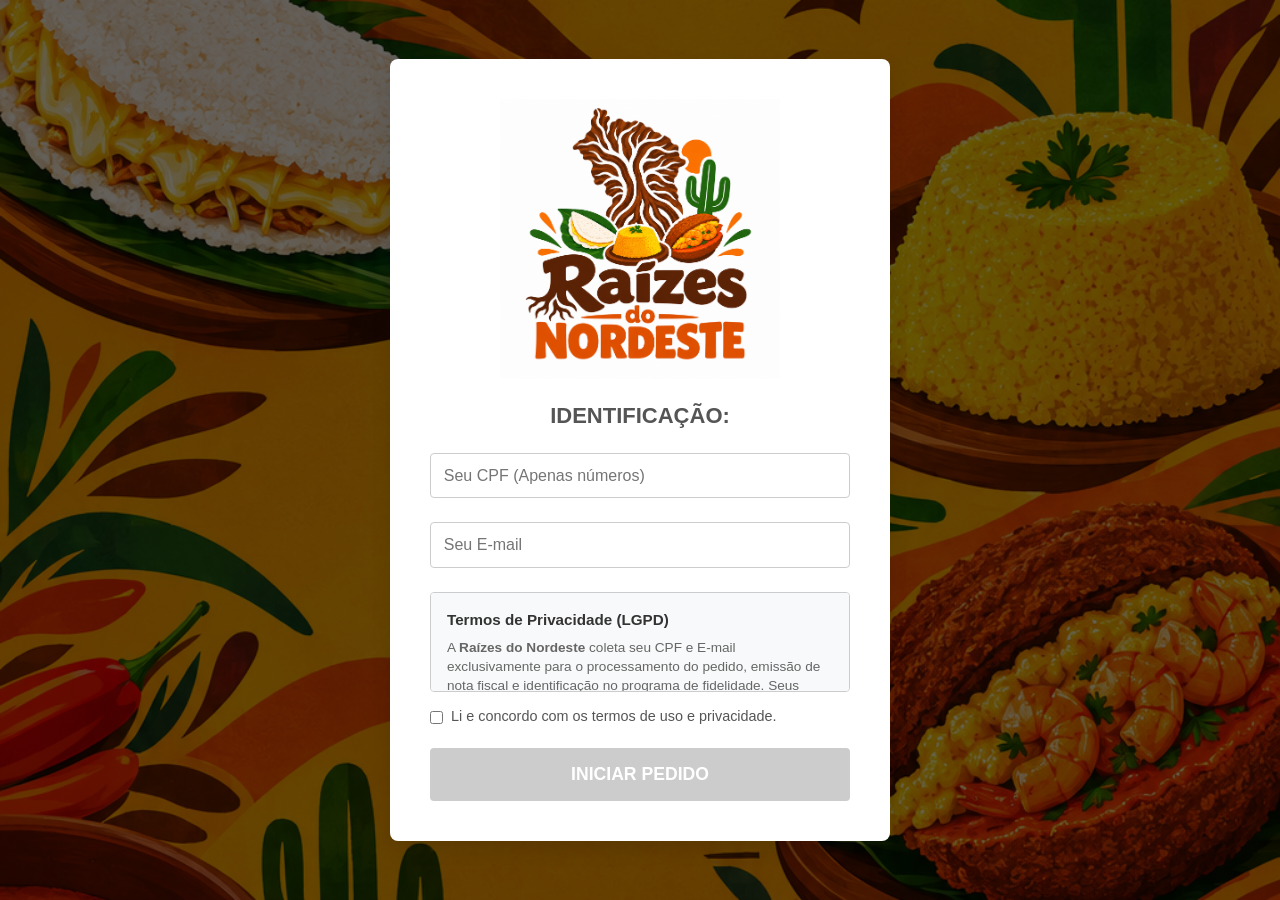
<file: index.html>
<!DOCTYPE html>
<html lang="pt-BR">
<head>
    <meta charset="UTF-8">
    <meta name="viewport" content="width=device-width, initial-scale=1.0">
    <title>Raízes do Nordeste - Acesso</title>
    <link rel="stylesheet" href="css/style.css">
</head>
<body>
    <main class="hero-section">
        <div class="card-central">
            <img src="img/logo.jpg" alt="Logo Raízes do Nordeste" class="logo-gigante">
            
            <p style="margin-bottom: 1.5rem; color: #555; font-weight: bold; font-size: 22px;">IDENTIFICAÇÃO:</p>
            
            <form id="form-login" onsubmit="iniciarPedido(event)">
                <input type="tel" id="cpf" class="input-padrao" placeholder="Seu CPF (Apenas números)" inputmode="numeric" pattern="[0-9]*" maxlength="11" oninput="this.value = this.value.replace(/[^0-9]/g, ''); validarLogin()" required>
                <input type="email" id="email" class="input-padrao" placeholder="Seu E-mail" oninput="validarLogin()" required>

                <div class="caixa-termos">
                    <h4>Termos de Privacidade (LGPD)</h4>
                    <p>A <strong>Raízes do Nordeste</strong> coleta seu CPF e E-mail exclusivamente para o processamento do pedido, emissão de nota fiscal e identificação no programa de fidelidade. Seus dados são armazenados de forma segura e não serão comercializados com terceiros. Ao avançar, você concorda com o uso destes dados para a finalidade descrita.</p>
                </div>

                <div class="grupo-checkbox">
                    <input type="checkbox" id="lgpd" onchange="validarLogin()" required>
                    <label for="lgpd">Li e concordo com os termos de uso e privacidade.</label>
                </div>

                <button type="submit" id="btn-login" class="btn-primario" disabled>INICIAR PEDIDO</button>
            </form>
        </div>
    </main>
    <script src="js/produtos.js"></script>
    <script src="js/main.js"></script>
</body>
</html>
</file>
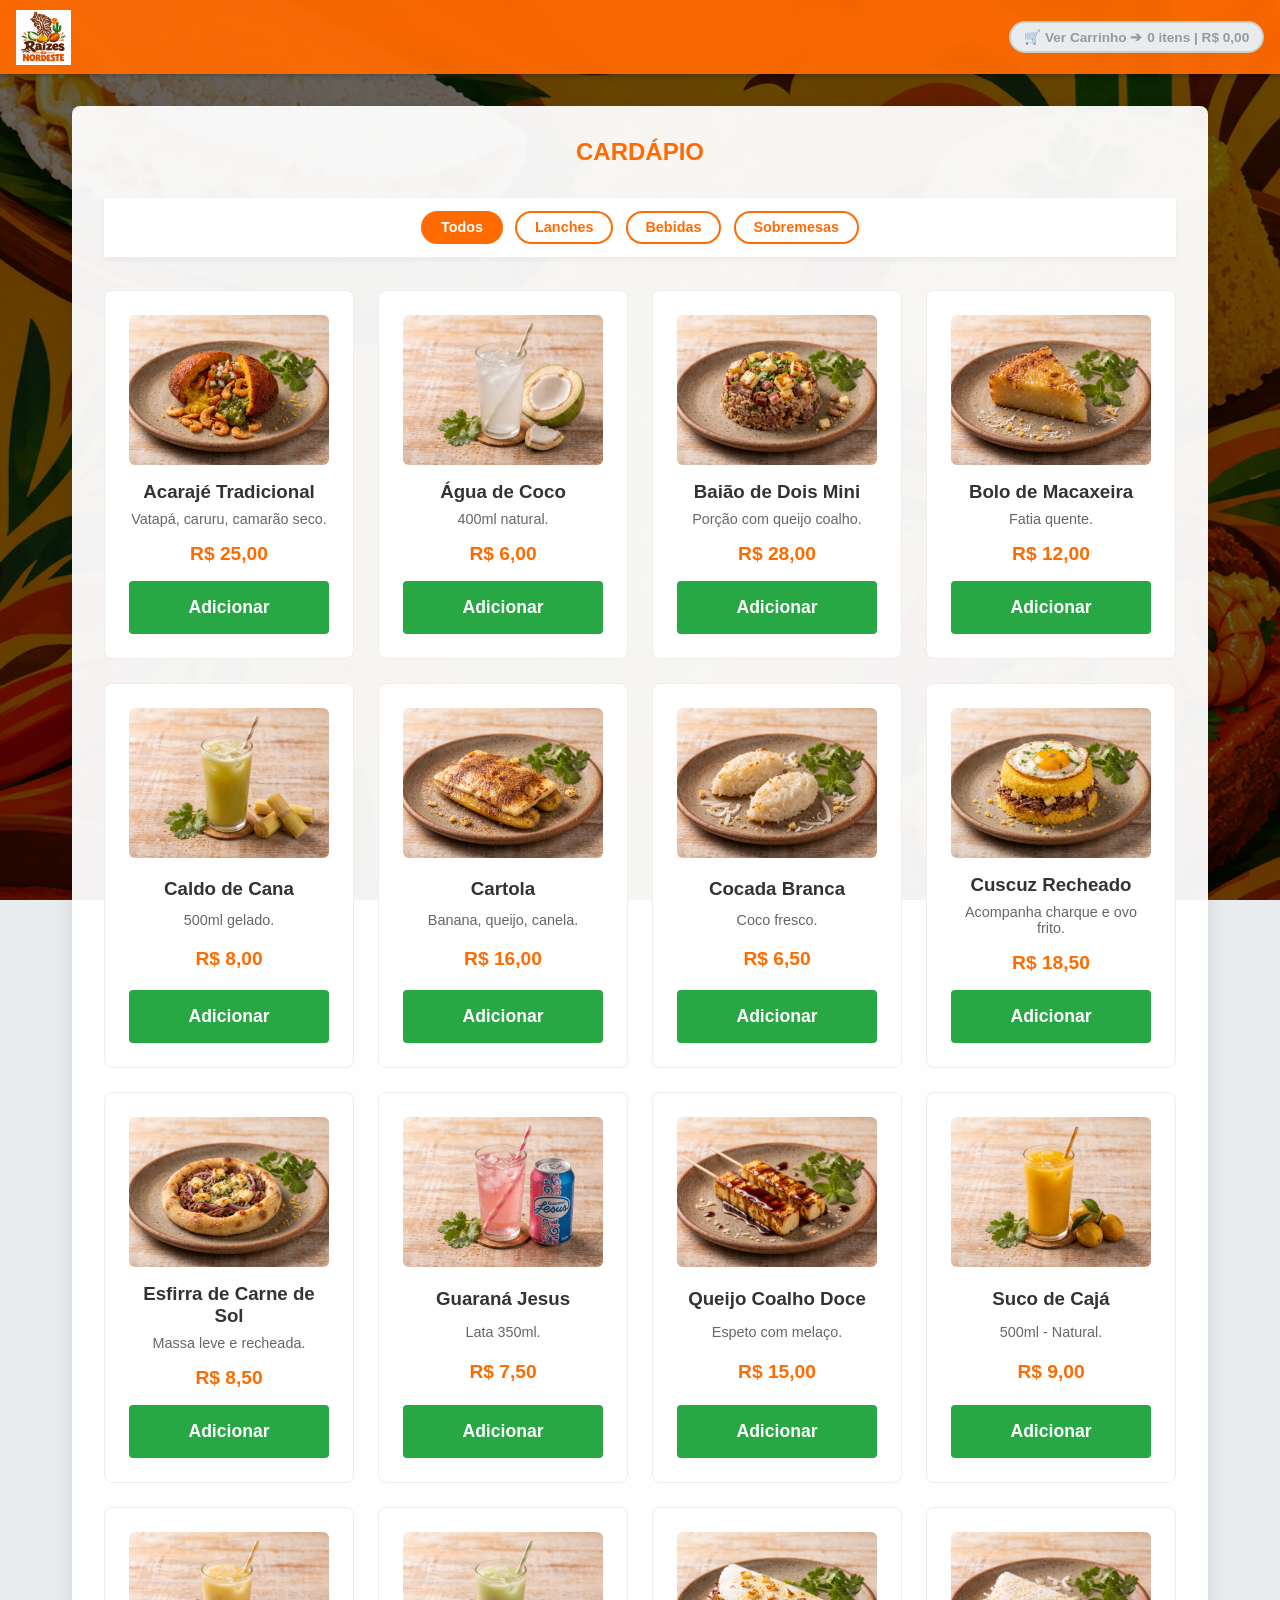
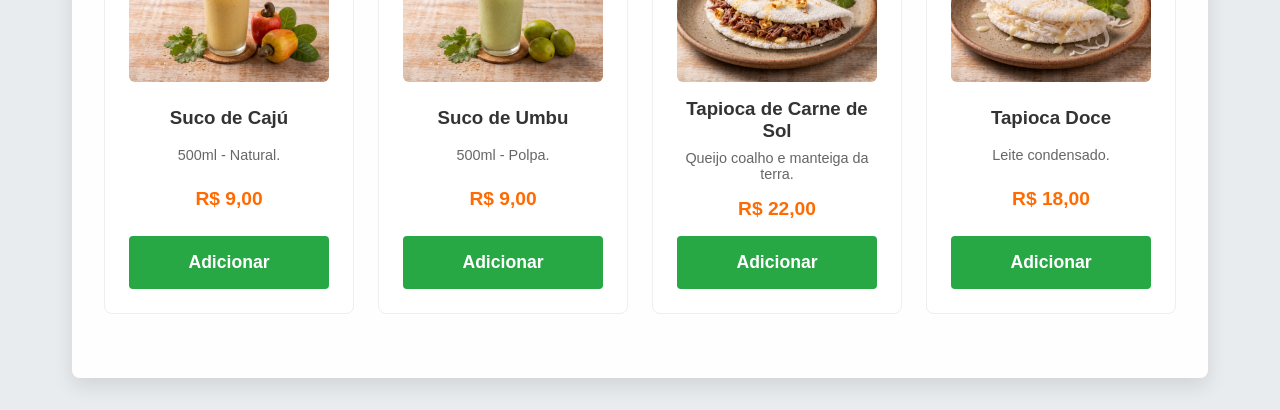
<file: cardapio.html>
<!DOCTYPE html>
<html lang="pt-BR">
<head>
    <meta charset="UTF-8">
    <meta name="viewport" content="width=device-width, initial-scale=1.0">
    <title>Raízes do Nordeste - Cardápio</title>
    <link rel="stylesheet" href="css/style.css">
</head>
<body>
    <header class="cabecalho-principal">
        <img src="img/logo.jpg" alt="Raízes do Nordeste" class="logo-mini">
        
        <button id="btn-sacola-header" class="btn-ver-sacola" onclick="window.location.href='pagamento.html'" disabled>
            🛒 Ver Carrinho ➔ <span id="sacola-resumo">0 itens | R$ 0,00</span>
        </button>
    </header>

    <main class="container-cardapio">
        <div class="card-fundo-branco">
            <h2 class="titulo-secao">CARDÁPIO</h2>
            
            <div class="abas-categorias">
                <button class="btn-aba ativo" onclick="filtrarCategoria('todos', this)">Todos</button>
                <button class="btn-aba" onclick="filtrarCategoria('lanches', this)">Lanches</button>
                <button class="btn-aba" onclick="filtrarCategoria('bebidas', this)">Bebidas</button>
                <button class="btn-aba" onclick="filtrarCategoria('sobremesas', this)">Sobremesas</button>
            </div>

            <div id="grade-produtos" class="grade-produtos"></div>
        </div>
    </main>

    <script src="js/produtos.js"></script>
    <script src="js/main.js"></script>
</body>
</html>
</file>
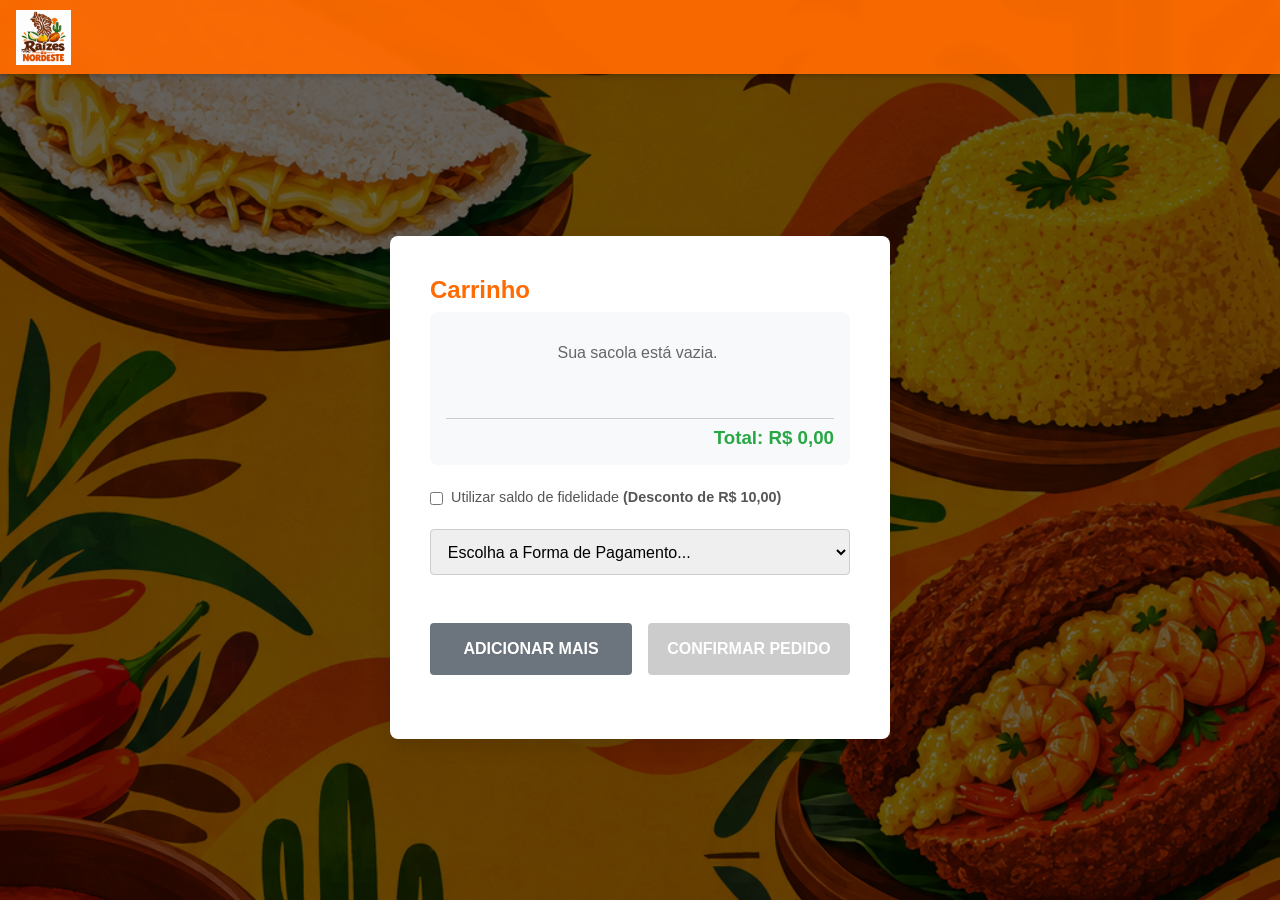
<file: pagamento.html>
<!DOCTYPE html>
<html lang="pt-BR">
<head>
    <meta charset="UTF-8">
    <meta name="viewport" content="width=device-width, initial-scale=1.0">
    <title>Raízes do Nordeste - Carrinho e Checkout</title>
    <link rel="stylesheet" href="css/style.css">
</head>
<body>
    <header class="cabecalho-principal">
        <img src="img/logo.jpg" alt="Raízes do Nordeste" class="logo-mini">
    </header>

    <main class="hero-section">
        <div class="card-central cartao-checkout">
            <h2>Carrinho</h2>

            <div class="resumo-carrinho-checkout">
                <ul id="lista-resumo-pagamento" class="lista-resumo-mini"></ul>
                <h3 style="margin-top: 1rem; text-align: right; color: #28a745; border-top: 1px solid #ccc; padding-top: 0.5rem;">
                    Total: <span id="total-pagamento">R$ 0,00</span>
                </h3>
            </div>
            
            <form id="form-pagamento" onsubmit="processarPagamento(event)">
                <div class="grupo-checkbox">
                    <input type="checkbox" id="fidelidade" onchange="atualizarTotalPagamento()">
                    <label for="fidelidade">Utilizar saldo de fidelidade <strong>(Desconto de R$ 10,00)</strong></label>
                </div>

                <select id="metodo-pagamento" class="input-padrao" onchange="validarPagamento()" required>
                    <option value="" disabled selected>Escolha a Forma de Pagamento...</option>
                    <option value="pix">PIX</option>
                    <option value="cartao">Cartão de Crédito</option>
                    <option value="debito">Cartão de Débito</option>
                </select>

                <!-- NOVA CLASSE APLICADA AQUI -->
                <div class="botoes-acao">
                    <button type="button" class="btn-secundario" onclick="window.location.href='cardapio.html'">ADICIONAR MAIS</button>
                    <button type="submit" id="btn-pagar" class="btn-primario" disabled>CONFIRMAR PEDIDO</button>
                </div>
                
                <p id="mensagem-status" class="mensagem-status"></p>
            </form>
        </div>
    </main>
    <script src="js/produtos.js"></script>
    <script src="js/main.js"></script>
</body>
</html>
</file>
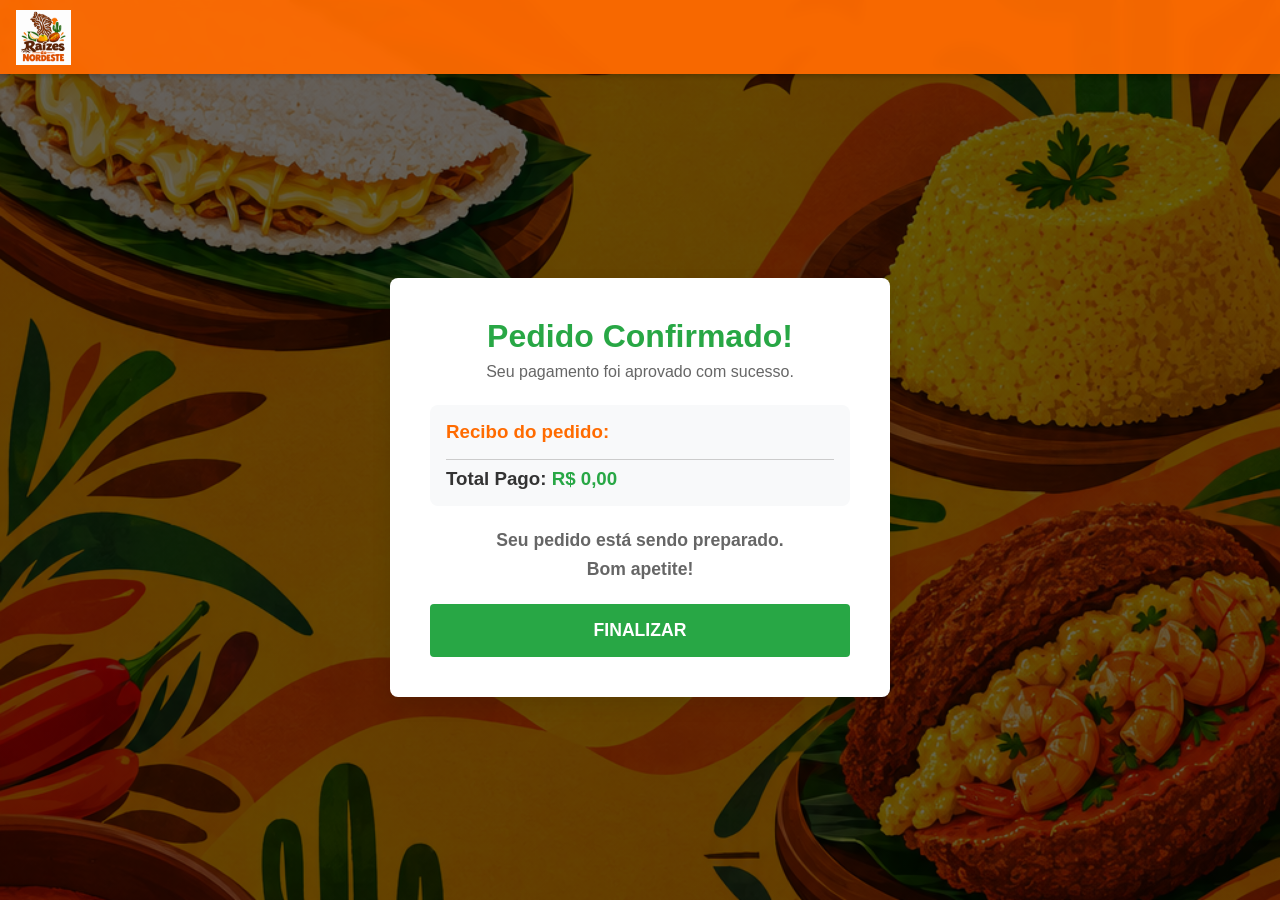
<file: sucesso.html>
<!DOCTYPE html>
<html lang="pt-BR">
<head>
    <meta charset="UTF-8">
    <meta name="viewport" content="width=device-width, initial-scale=1.0">
    <title>Raízes do Nordeste - Pedido Confirmado</title>
    <link rel="stylesheet" href="css/style.css">
</head>
<body>
    <header class="cabecalho-principal">
        <img src="img/logo.jpg" alt="Raízes do Nordeste" class="logo-mini">
    </header>

    <main class="hero-section">
        <div class="card-central">
            <h1 style="color: #28a745;">Pedido Confirmado!</h1>
            <p>Seu pagamento foi aprovado com sucesso.</p>
                       
            <div class="resumo-pedido" style="text-align: left; background: #f8f9fa; padding: 1rem; border-radius: 8px; margin: 1.5rem 0;">
                <h3 style="margin-bottom: 1rem; color: #ff6b00;">Recibo do pedido:</h3>
                <ul id="lista-resumo" style="list-style-type: none; margin-bottom: 1rem; line-height: 1.6;"></ul>
                <h3 style="border-top: 1px solid #ccc; padding-top: 0.5rem;">Total Pago: <span id="total-resumo" style="color: #28a745;">R$ 0,00</span></h3>
            </div>

            <p style="font-weight: bold; font-size: 1.1rem; margin-bottom: 0.5rem;">Seu pedido está sendo preparado.</p>
            <p style="font-weight: bold; font-size: 1.1rem; margin-bottom: 1.5rem;">Bom apetite!</p>
            <button class="btn-primario" onclick="window.location.href='index.html'">FINALIZAR</button>
        </div>
    </main>
    <script src="js/produtos.js"></script>
    <script src="js/main.js"></script>
</body>
</html>
</file>
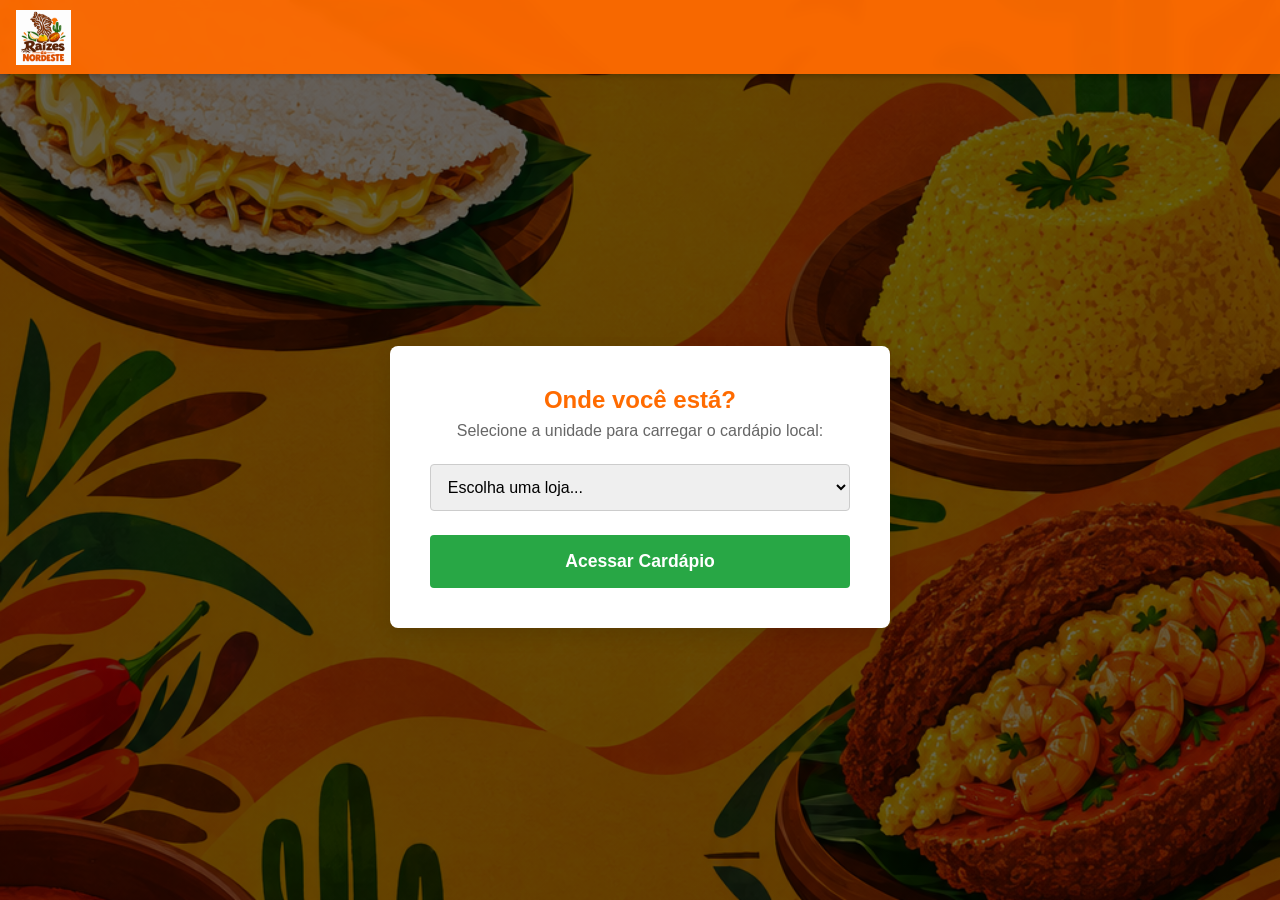
<file: unidade.html>
<!DOCTYPE html>
<html lang="pt-BR">
<head>
    <meta charset="UTF-8">
    <meta name="viewport" content="width=device-width, initial-scale=1.0">
    <title>Raízes do Nordeste - Unidade</title>
    <link rel="stylesheet" href="css/style.css">
</head>
<body>
    <header class="cabecalho-principal">
        <img src="img/logo.jpg" alt="Raízes do Nordeste" class="logo-mini">
    </header>

    <main class="hero-section">
        <div class="card-central">
            <h2>Onde você está?</h2>
            <p>Selecione a unidade para carregar o cardápio local:</p>
            
            <select id="seletor-unidade" class="input-padrao">
                <option value="" disabled selected>Escolha uma loja...</option>
                <option value="recife">Recife-PE (Matriz)</option>
                <option value="curitiba">Curitiba-PR</option>
                <option value="saopaulo">São Paulo-SP</option>
            </select>

            <button class="btn-primario" onclick="confirmarUnidade(event)">Acessar Cardápio</button>
        </div>
    </main>
    <script src="js/produtos.js"></script>
    <script src="js/main.js"></script>
</body>
</html>
</file>
<file: css/style.css>
* { 
    margin: 0; 
    padding: 0; 
    box-sizing: border-box; 
    font-family: 'Segoe UI', Tahoma, Geneva, Verdana, sans-serif; 
}

body { 
    background-color: #e9ecef; 
    background-image: linear-gradient(rgba(0, 0, 0, 0.6), rgba(0, 0, 0, 0.6)), url('../img/fundo.jpg');
    background-size: cover; 
    background-position: center; 
    background-attachment: fixed;
    color: #333; 
    display: flex; 
    flex-direction: column; 
    min-height: 100vh; 
}

/* === CABEÇALHO PRINCIPAL E LOGO === */
.cabecalho-principal { 
    background-color: rgba(255, 107, 0, 0.95); 
    color: white; 
    padding: 0.6rem 1rem; 
    box-shadow: 0 2px 5px rgba(0,0,0,0.2); 
    display: flex; 
    justify-content: space-between; 
    align-items: center; 
    position: sticky;
    top: 0;
    z-index: 1000;
    backdrop-filter: blur(5px);
    min-height: 70px;
}

.logo-mini { 
    height: 55px; 
    width: auto; 
    object-fit: contain; 
}

.logo-gigante { 
    width: 100%; 
    max-width: 280px; 
    height: auto; 
    margin: 0 auto 1.5rem auto; 
    display: block; 
    object-fit: contain; 
}

/* === BOTÃO DO CARRINHO === */
.btn-ver-sacola {
    background-color: white;
    color: #ff6b00;
    border: 2px solid white;
    padding: 0.4rem 0.8rem;
    border-radius: 20px;
    font-weight: bold;
    font-size: 0.85rem;
    cursor: pointer;
    box-shadow: 0 3px 6px rgba(0,0,0,0.15);
    transition: all 0.3s ease;
    display: flex;
    align-items: center;
    gap: 0.3rem;
    max-width: 65%;
}

.btn-ver-sacola:hover:not(:disabled) { 
    background-color: #f8f9fa;
    transform: translateY(-1px);
}

.btn-ver-sacola:disabled {
    background-color: #e9ecef;
    color: #999;
    cursor: not-allowed;
    box-shadow: none;
    border-color: #ccc;
}

/* === ESTRUTURA DOS CARTÕES E FORMULÁRIOS === */
.hero-section { 
    flex: 1; 
    display: flex; 
    justify-content: center; 
    align-items: center; 
    padding: 1rem; 
}

.card-central { 
    background-color: white; 
    padding: 2.5rem; 
    border-radius: 8px; 
    box-shadow: 0 8px 20px rgba(0,0,0,0.1); 
    width: 100%; 
    max-width: 500px; 
    text-align: center; 
}

.card-central h1, .card-central h2 { 
    margin-bottom: 0.5rem; 
    color: #ff6b00; 
}

.card-central p { 
    margin-bottom: 1.5rem; 
    color: #666; 
}

.input-padrao { 
    width: 100%; 
    padding: 0.8rem; 
    margin-bottom: 1.5rem; 
    border: 1px solid #ccc; 
    border-radius: 4px; 
    font-size: 1rem; 
}

.btn-primario { 
    width: 100%; 
    padding: 1rem; 
    background-color: #28a745; 
    color: white; 
    border: none; 
    border-radius: 4px; 
    font-size: 1.1rem; 
    font-weight: bold; 
    cursor: pointer; 
    transition: background-color 0.3s; 
}

.btn-primario:hover:not(:disabled) { 
    background-color: #218838; 
}

.btn-primario:disabled { 
    background-color: #ccc; 
    cursor: not-allowed; 
}

.btn-secundario { 
    width: 100%; 
    padding: 1rem; 
    background-color: #6c757d; 
    color: white; 
    border: none; 
    border-radius: 4px; 
    font-size: 1.1rem; 
    font-weight: bold; 
    cursor: pointer; 
    transition: background-color 0.3s; 
}

.btn-secundario:hover { 
    background-color: #5a6268; 
}

.botoes-acao {
    display: flex;
    gap: 1rem;
    margin-top: 1.5rem;
    width: 100%;
}
.botoes-acao button {
    flex: 1;
    padding: 1rem 0.5rem; 
    font-size: 1rem;
    white-space: normal;
    line-height: 1.2;
}

/* === CARDÁPIO E FILTROS === */
.container-cardapio { 
    padding: 2rem; 
    max-width: 1200px; 
    margin: 0 auto; 
    width: 100%; 
}

.card-fundo-branco { 
    background-color: rgba(255, 255, 255, 0.95); 
    padding: 2rem; 
    border-radius: 8px; 
    box-shadow: 0 8px 20px rgba(0,0,0,0.1); 
}

.titulo-secao { 
    color: #ff6b00; 
    margin-bottom: 2rem; 
    text-align: center; 
}

.abas-categorias { 
    display: flex; 
    justify-content: center; 
    gap: 0.8rem; 
    margin-bottom: 2rem; 
    flex-wrap: wrap; 
    position: sticky;
    top: 70px; 
    background-color: rgba(255, 255, 255, 0.98);
    padding: 0.8rem 0.5rem;
    z-index: 990; 
    border-bottom: 1px solid #eee;
    box-shadow: 0 2px 5px rgba(0,0,0,0.05);
}

.btn-aba { 
    padding: 0.4rem 1.1rem; 
    border: 2px solid #ff6b00; 
    background-color: white; 
    color: #ff6b00; 
    border-radius: 20px; 
    font-weight: bold; 
    font-size: 0.9rem;
    cursor: pointer; 
    transition: all 0.3s; 
}

.btn-aba:hover, .btn-aba.ativo { 
    background-color: #ff6b00; 
    color: white; 
}

/* === GRADE DE PRODUTOS === */
.grade-produtos { 
    display: grid; 
    grid-template-columns: repeat(auto-fill, minmax(250px, 1fr)); 
    gap: 1.5rem; 
    margin-bottom: 2rem; 
}

.cartao-produto { 
    background: white; 
    padding: 1.5rem; 
    border-radius: 8px; 
    text-align: center; 
    display: flex; 
    flex-direction: column; 
    justify-content: space-between; 
    border: 1px solid #eee; 
}

.img-produto { 
    width: 100%; 
    height: 150px; 
    object-fit: cover; 
    border-radius: 6px; 
    margin-bottom: 1rem; 
}

.cartao-produto h3 { 
    color: #333; 
    margin-bottom: 0.5rem; 
}

.cartao-produto p.descricao { 
    color: #666; 
    font-size: 0.9rem; 
    margin-bottom: 1rem; 
}

.cartao-produto p.preco { 
    font-weight: bold; 
    color: #ff6b00; 
    font-size: 1.2rem; 
    margin-bottom: 1rem; 
}

/* === TELA DE CARRINHO E CHECKOUT === */
.cartao-checkout { 
    text-align: left; 
}

.grupo-checkbox { 
    display: flex; 
    align-items: flex-start; 
    gap: 0.5rem; 
    margin-bottom: 1.5rem; 
    font-size: 0.9rem; 
    color: #555; 
}

.grupo-checkbox input { 
    margin-top: 0.2rem; 
    cursor: pointer; 
}

.mensagem-status { 
    text-align: center; 
    margin-top: 1rem; 
    font-weight: bold; 
    color: #ff6b00; 
}

.resumo-carrinho-checkout { 
    background-color: #f8f9fa; 
    padding: 1rem; 
    border-radius: 8px; 
    margin-bottom: 1.5rem; 
}

.lista-resumo-mini { 
    list-style-type: none; 
    max-height: 250px; 
    overflow-y: auto; 
    padding-right: 5px; 
}

.item-resumo-mini { 
    display: flex; 
    flex-direction: column; 
    gap: 0.5rem; 
    margin-bottom: 1rem; 
    padding-bottom: 1rem; 
    border-bottom: 1px dashed #ccc; 
}

.item-topo { 
    display: flex; 
    align-items: center; 
    gap: 1rem; 
}

.img-mini { 
    width: 50px; 
    height: 50px; 
    object-fit: cover; 
    border-radius: 4px; 
}

.info-produto { 
    flex: 1; 
    display: flex; 
    justify-content: space-between; 
    font-size: 0.95rem; 
    font-weight: bold; 
}

.controles-acao { 
    display: flex; 
    justify-content: flex-end; 
    align-items: center; 
    gap: 1rem; 
    width: 100%; 
}

.grupo-qtd { 
    display: flex; 
    align-items: center; 
    border: 1px solid #ccc; 
    border-radius: 4px; 
    background: white; 
    overflow: hidden; 
}

.btn-qtd { 
    background: none; 
    border: none; 
    padding: 0.3rem 0.8rem; 
    font-size: 1rem; 
    font-weight: bold; 
    color: #ff6b00; 
    cursor: pointer; 
}

.btn-qtd:hover { 
    background: #f0f0f0; 
}

.qtd-numero { 
    padding: 0 0.5rem; 
    font-size: 0.95rem; 
    font-weight: bold; 
}

.btn-remover { 
    background: none; 
    border: none; 
    font-size: 1.2rem; 
    cursor: pointer; 
    color: #dc3545; 
    transition: transform 0.2s; 
}

.btn-remover:hover { 
    transform: scale(1.1); 
}

/* === CAIXA DE TERMOS LGPD === */
.caixa-termos { 
    background-color: #f8f9fa; 
    border: 1px solid #ccc; 
    border-radius: 4px; 
    padding: 1rem; 
    margin-bottom: 1rem; 
    height: 100px; 
    overflow-y: auto; 
    text-align: left; 
    font-size: 0.85rem; 
    color: #555; 
    line-height: 1.4; 
}

.caixa-termos h4 { 
    margin-bottom: 0.5rem; 
    color: #333; 
    font-size: 0.95rem; 
}

.caixa-termos::-webkit-scrollbar { 
    width: 6px; 
}

.caixa-termos::-webkit-scrollbar-thumb { 
    background-color: #ccc; 
    border-radius: 4px; 
}

/* === TELA DE SUCESSO === */
.item-recibo {
    display: flex;
    flex-direction: column;
    margin-bottom: 0.8rem;
    padding-bottom: 0.5rem;
    border-bottom: 1px dashed #e0e0e0;
}

.nome-recibo {
    font-size: 0.95rem;
    color: #333;
    font-weight: 500;
    margin-bottom: 0.15rem;
}

.preco-recibo {
    font-size: 0.95rem;
    color: #28a745;
    font-weight: bold;
}

.desconto-recibo .nome-recibo, 
.desconto-recibo .preco-recibo {
    color: #ff6b00;
}

/* === RESPONSIVIDADE MOBILE === */
@media (max-width: 480px) {
    .cabecalho-principal { 
        padding: 0.5rem 0.8rem; 
        min-height: 60px;
        gap: 0.5rem;
    }

    .logo-mini { 
        height: 50px; 
        flex-shrink: 0;
    }

    .btn-ver-sacola {
        padding: 0.35rem 0.5rem; 
        font-size: 0.75rem;
        max-width: 85%;
        white-space: nowrap;
        overflow: hidden;
        text-overflow: ellipsis;
    }

    .abas-categorias { 
        display: grid;
        grid-template-columns: 1fr 1fr;
        top: 60px; 
        padding: 0.5rem;
        gap: 0.5rem;
    }

    .btn-aba { 
        width: 100%;
        padding: 0.4rem 0; 
        font-size: 0.85rem; 
    }

    .botoes-acao {
        gap: 0.5rem;
    }

    .botoes-acao button {
        font-size: 0.85rem;
        padding: 0.8rem 0.2rem;
    }
}
</file>
